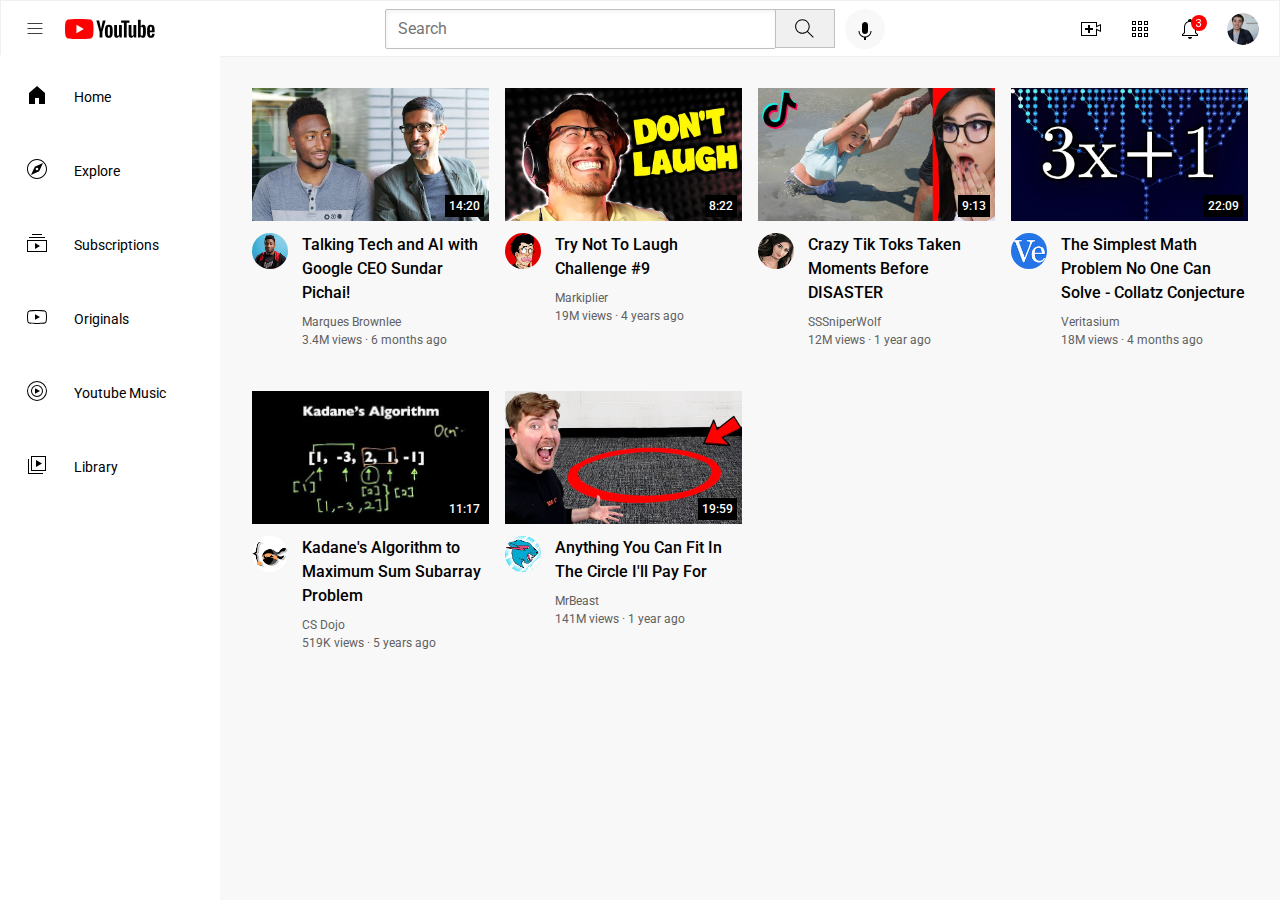
<file: index.html>
<!DOCTYPE html>
<html>
  <head>
    <title>Youtube Clone</title>
    <link rel="preconnect" href="https://fonts.googleapis.com">
    <link rel="preconnect" href="https://fonts.gstatic.com" crossorigin>
    <link href="https://fonts.googleapis.com/css2?family=Roboto:wght@400;500;700&display=swap" rel="stylesheet">
  </head>
  <link rel="stylesheet" href="video.css">
  <link rel="stylesheet" href="general.css">
  <link rel="stylesheet" href="header.css">
  <link rel="stylesheet" href="sidebar.css">
  <body>
    <header class="header">
      <div class="left-section">
        <img class="hamburger-menu" src="icons/hamburger-menu.svg">
        <img class="youtube-logo" src="icons/youtube-logo.svg">
      </div>

      <div class="middle-section">
        <input class="search-bar" type="text" placeholder="Search">
        <button class="search-button">
          <img src="icons/search.svg" class="search-icon">
          <div class="tooltip">Search</div>

        </button>
        <button class="voice-search-button">
          <img class="voice-search-icon" src="icons/voice-search-icon.svg">
          <div class="tooltip">Search with your voice</div>
        </button>
      </div>
      <div class="right-section">
        <div class="upload-icon-container">
          <img class="upload-icon" src="icons/upload.svg">
          <div class="tooltip">Create</div>
        </div>
        
        <div class="youtube-apps-container">
          <img class="apps-icon" src="icons/youtube-apps.svg">
          <div class="tooltip">Youtube Apps</div>
        </div>
        
        <div class="notifications-icon-container">
          <img class="notifications-icon" src="icons/notifications.svg">
          <div class="notifications-count">3</div>
          <div class="tooltip">Notifications</div>
        </div>
        <img class="current-user-picture" src="profiles/my-channel.jpeg">

      </div>
    </header>

    <nav class="sidebar">
      <div class="sidebar-link">
        <img src="icons/home.svg">
        <div>Home</div>
      </div>
      <div class="sidebar-link">
        <img src="icons/explore.svg">
        <div>Explore</div>
      </div>
      <div class="sidebar-link">
        <img src="icons/subscriptions.svg">
        <div>Subscriptions</div>
      </div>
      <div class="sidebar-link">
        <img src="icons/originals.svg">
        <div>Originals</div>
      </div>
      <div class="sidebar-link">
        <img src="icons/youtube-music.svg">
        <div>Youtube Music</div>
      </div>
      <div class="sidebar-link">
        <img src="icons/library.svg">
        <div>Library</div>
      </div>
    </nav>

    <main>
      <section class="video-grid">
        <div class="video-preview">
          <div class="thumbnail-row">
            <a href="https://www.youtube.com/watch?v=n2RNcPRtAiY" target="_blank">
              <img class="thumbnail" src="thumbnails/thumbnail-1 (1).webp">
            </a>
            
            <div class="video-time"> 14:20</div>
          </div>
          <div class="video-info-grid">
            <div class="channel-picture">
              <img src="profiles/channel-1.jpeg" class="profile-picture">
            </div>
            <div class="video-info">
              <a href="https://www.youtube.com/watch?v=n2RNcPRtAiY" target="_blank"></a>
              <p class="video-title">
                Talking Tech and AI with Google CEO Sundar Pichai!
                </p>
          
                <p class="author">
                  Marques Brownlee
                </p>
          
                <p class="stats">
                  3.4M views &#xb7; 6 months ago
                </p>
            </div>
          </div>
        </div>
          <div class="video-preview">
            <div class="thumbnail-row">
              <a href="https://www.youtube.com/watch?v=mP0RAo9SKZk" target="_blank">
                <img class="thumbnail" src="thumbnails/thumbnail-2.webp">
              </a>
              <div class="video-time">8:22</div>
            </div>
            <div class="video-info-grid">
              <div class="channel-picture">
                <img src="profiles/channel-2.jpeg" class="profile-picture">
              </div>
              <div class="video-info">
                <p class="video-title">Try Not To Laugh Challenge #9</p>
                <p class="author">
                  Markiplier
                </p>
          
                <p class="stats">
                  19M views &#xb7; 4 years ago
                </p>
                  
              </div>
            </div>
          </div> 
    
    
          <div class="video-preview">
            <div class="thumbnail-row">
              <img class="thumbnail" src="thumbnails/thumbnail-3.webp">
              <div class="video-time">9:13</div>
            </div>
            <div class="video-info-grid">
              <div class="channel-picture">
                <img src="profiles/channel-3.jpeg" class="profile-picture">
              </div>
              <div class="video-info">
                <p class="video-title">
                  Crazy Tik Toks Taken Moments Before DISASTER
                  </p>
            
                  <p class="author">
                    SSSniperWolf
                  </p>
            
                  <p class="stats">
                    12M views &#xb7; 1 year ago
                  </p>
              </div>
            </div>
          </div>
            <div class="video-preview">
              <div class="thumbnail-row">
                <a href="https://www.youtube.com/watch?v=FgjPQQeTh1w" target="_blank">
                  <img class="thumbnail" src="thumbnails/thumbnail-4.webp">
                </a>
                <div class="video-time">22:09</div>
              </div>
              <div class="video-info-grid">
                <div class="channel-picture">
                  <img src="profiles/channel-4.jpeg" class="profile-picture">
                </div>
                <div class="video-info">
                  <p class="video-title">
                    The Simplest Math Problem No One Can Solve - Collatz Conjecture
                    </p>
              
                    <p class="author">
                      Veritasium
                    </p>
              
                    <p class="stats">
                      18M views &#xb7; 4 months ago
                    </p>
                </div>
              </div>
            </div> 
  
            <!-- Put position absolute inside position relative -->
    
            <div class="video-preview">
              <div class="thumbnail-row">
                <img class="thumbnail" src="thumbnails/thumbnail-5.webp">
                <div class="video-time">11:17</div>
              </div>
              <div class="video-info-grid">
                <div class="channel-picture">
                  <img src="profiles/channel-5.jpeg" class="profile-picture">
                </div>
                <div class="video-info">
                  <p class="video-title">
                    Kadane's Algorithm to Maximum Sum Subarray Problem
                    </p>
              
                    <p class="author">
                      CS Dojo
                    </p>
              
                    <p class="stats">
                      519K views &#xb7; 5 years ago
                    </p>
                </div>
              </div>
            </div>
              <div class="video-preview">
                <div class="thumbnail-row">
                  <img class="thumbnail" src="thumbnails/thumbnail-6.webp">
                  <div class="video-time">19:59</div>
                </div>
                <div class="video-info-grid">
                  <div class="channel-picture">
                    <img src="profiles/channel-6.jpeg" class="profile-picture">
                  </div>
                  <div class="video-info">
                    <p class="video-title">
                      Anything You Can Fit In The Circle I&#39;ll Pay For
                      </p>
                
                      <p class="author">
                        MrBeast
                      </p>
                
                      <p class="stats">
                        141M views &#xb7; 1 year ago
                      </p>
                  </div>
                </div>
              </div> 
            </section>

    </main>

    </body>
</html>
</file>
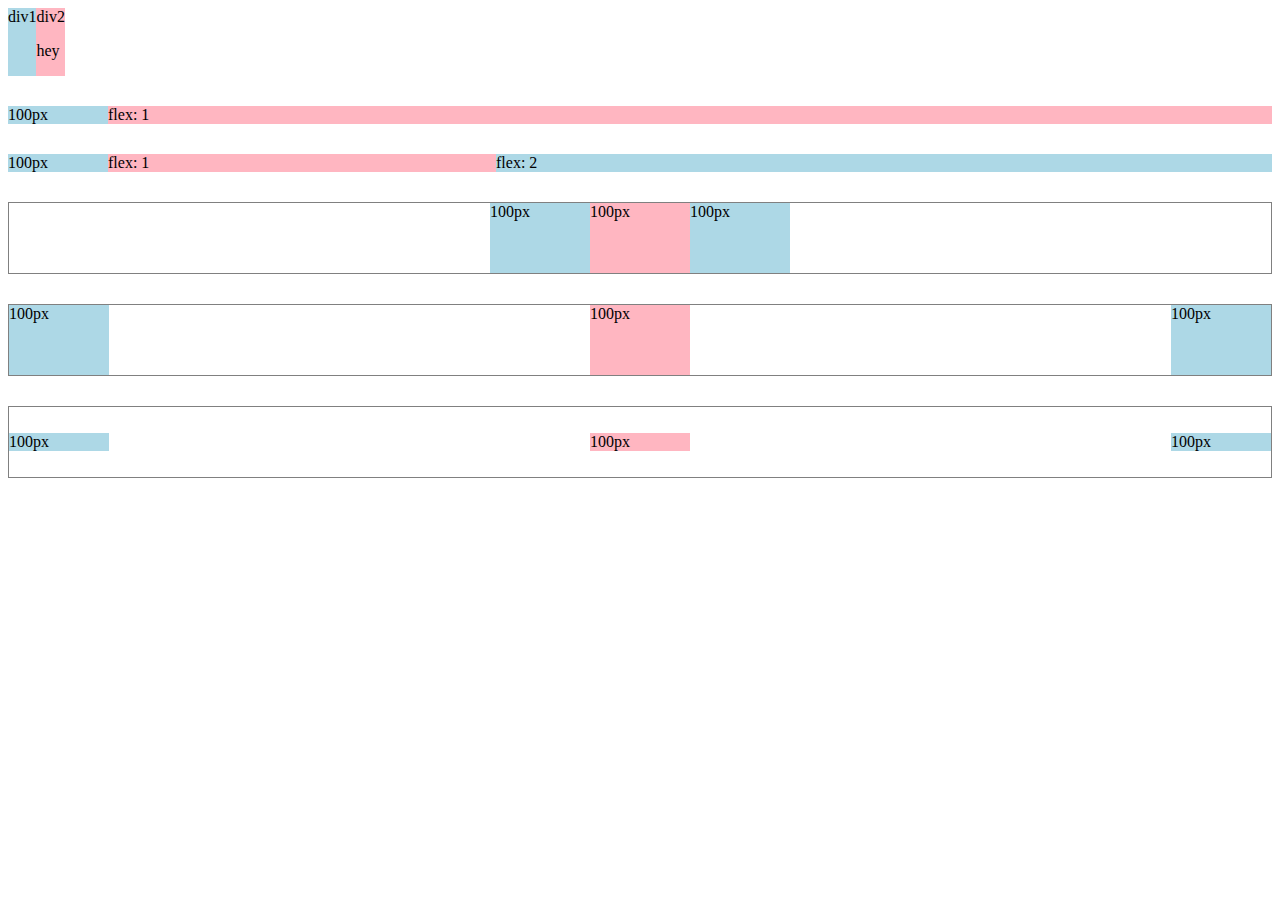
<file: flexbox.html>
<!DOCTYPE html>
<html>
  <head>
    <title>Flexbox Practice</title>
  </head>
  <body>
    <div style="
      display: flex;
      flex-direction: row;
      ">
      <div style="background-color: lightblue;">div1</div>
      <div style="background-color: lightpink;">div2<p>hey</p></div>
    </div>

    <div style="
      margin-top: 30px;
      display: flex;
      flex-direction: row;
      ">
      <div style="background-color: lightblue; width: 100px;">100px</div>
      <div style="
        background-color: lightpink;
        flex: 1;
      ">flex: 1</div>
    </div>

    <div style="
      margin-top: 30px;
      display: flex;
      flex-direction: row;
      ">
      <div style="background-color: lightblue; width: 100px;">100px</div>
      <div style="
        background-color: lightpink;
        flex: 1;
      ">flex: 1</div>
      <div style="background-color: lightblue; flex: 2;">flex: 2</div>
    </div>

    <div style="
      margin-top: 30px;
      height: 70px;
      border-width: 1px;
      border-style: solid;
      border-color: gray;

      display: flex;
      flex-direction: row;
      justify-content: center;

      ">
      <div style="background-color: lightblue; width: 100px;">100px</div>
      <div style="
        background-color: lightpink;width: 100px;
      ">100px</div>
      <div style="background-color: lightblue; width: 100px;">100px
      </div>
    </div>
    
    <div style="
      margin-top: 30px;
      height: 70px;
      border-width: 1px;
      border-style: solid;
      border-color: gray;

      display: flex;
      flex-direction: row;
      justify-content: space-between;

      ">
      <div style="background-color: lightblue; width: 100px;">100px</div>
      <div style="
        background-color: lightpink;width: 100px;
      ">100px</div>
      <div style="background-color: lightblue; width: 100px;">100px
      </div>
    </div>

    <div style="
      margin-top: 30px;
      height: 70px;
      border-width: 1px;
      border-style: solid;
      border-color: gray;

      display: flex;
      flex-direction: row;
      justify-content: space-between;
      align-items: center;

      ">
      <div style="background-color: lightblue; width: 100px;">100px</div>
      <div style="
        background-color: lightpink;width: 100px;
      ">100px</div>
      <div style="background-color: lightblue; width: 100px;">100px
      </div>
    </div>
  </body>
</html>
</file>
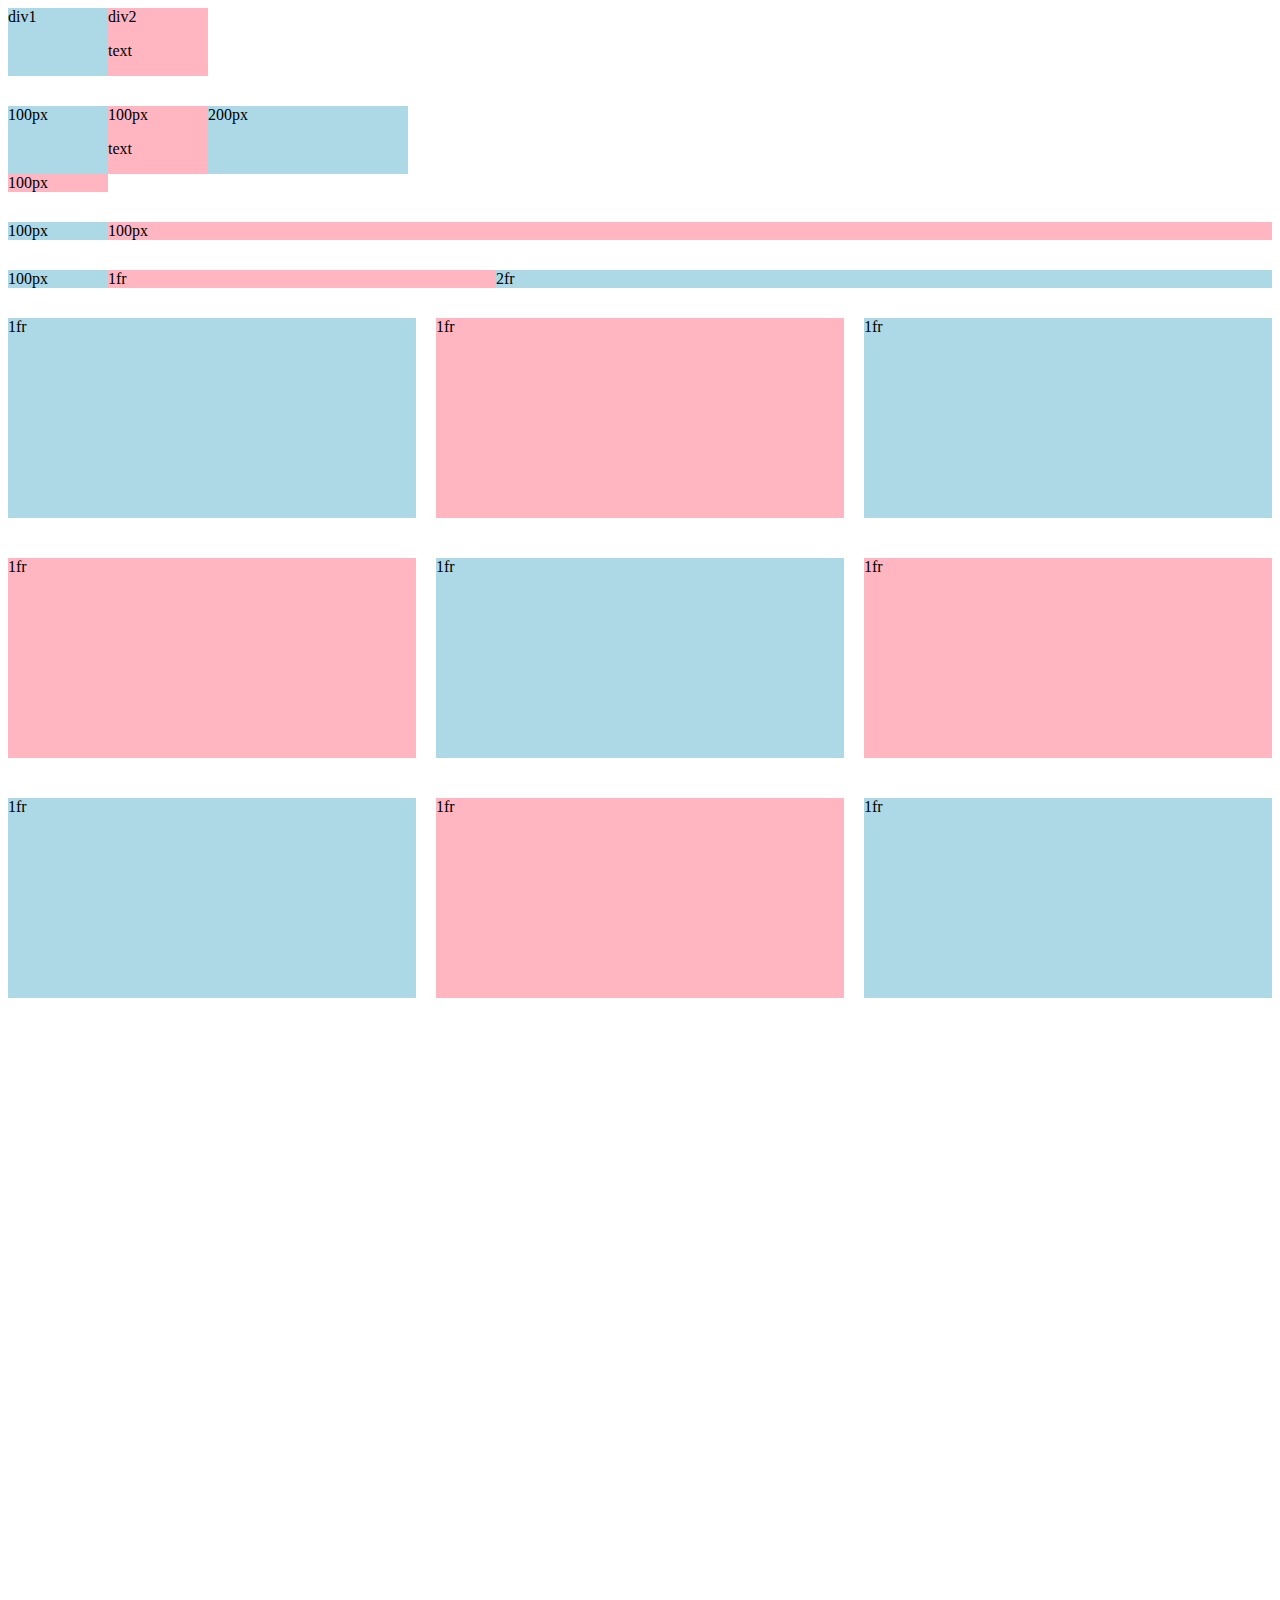
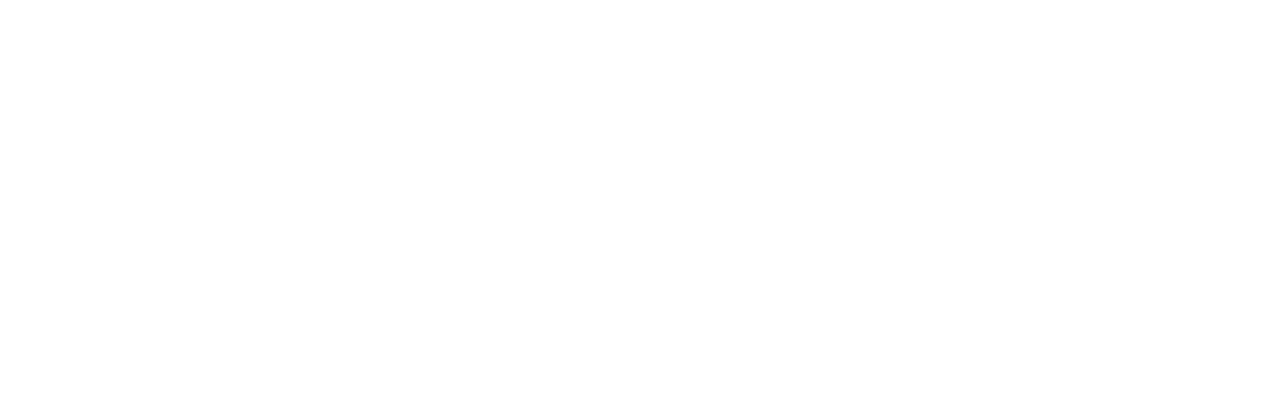
<file: grid.html>
<!DOCTYPE html>
<html>
  <head>
    <title>Grid Practice</title>
  </head>
  <body style="padding-bottom: 1000px;">
    <div style="
      display: grid;
      grid-template-columns: 100px 100px;
      ">
      <div style="background-color:lightblue;">div1</div>
      <div style="background-color:lightpink;">div2<p>text</p></div>
    </div>

    <div style="
      margin-top: 30px;
      display: grid;
      grid-template-columns: 100px 100px 200px;
      ">
      <div style="background-color:lightblue;">100px</div>
      <div style="background-color:lightpink;">100px<p>text</p></div>
      <div style="background-color:lightblue;">200px</div>
      <div style="background-color:lightpink;">100px</div>
    </div>

    <div style="
      margin-top: 30px;
      display: grid;
      grid-template-columns: 100px 1fr;
      ">
      <div style="background-color:lightblue;">100px</div>
      <div style="background-color:lightpink;">100px</div>
    </div>

    <div style="
      margin-top: 30px;
      display: grid;
      grid-template-columns: 100px 1fr 2fr;
      ">
      <div style="background-color:lightblue;">100px</div>
      <div style="background-color:lightpink;">1fr</div>
      <div style="background-color:lightblue;">2fr</div>
    </div>
    <div style="
      margin-top: 30px;
      display: grid;
      grid-template-columns: 1fr 1fr 1fr;
      column-gap: 20px;
      row-gap: 40px;
      ">
      <div style="background-color:lightblue; height: 200px;">1fr</div>
      <div style="background-color:lightpink; height: 200px;">1fr</div>
      <div style="background-color:lightblue; height: 200px;">1fr</div>
      <div style="background-color:lightpink; height: 200px;">1fr</div>
      <div style="background-color:lightblue; height: 200px;">1fr</div>
      <div style="background-color:lightpink; height: 200px;">1fr</div>
      <div style="background-color:lightblue; height: 200px;">1fr</div>
      <div style="background-color:lightpink; height: 200px;">1fr</div>
      <div style="background-color:lightblue; height: 200px;">1fr</div>
    </div>
  </body>
</html>
</file>
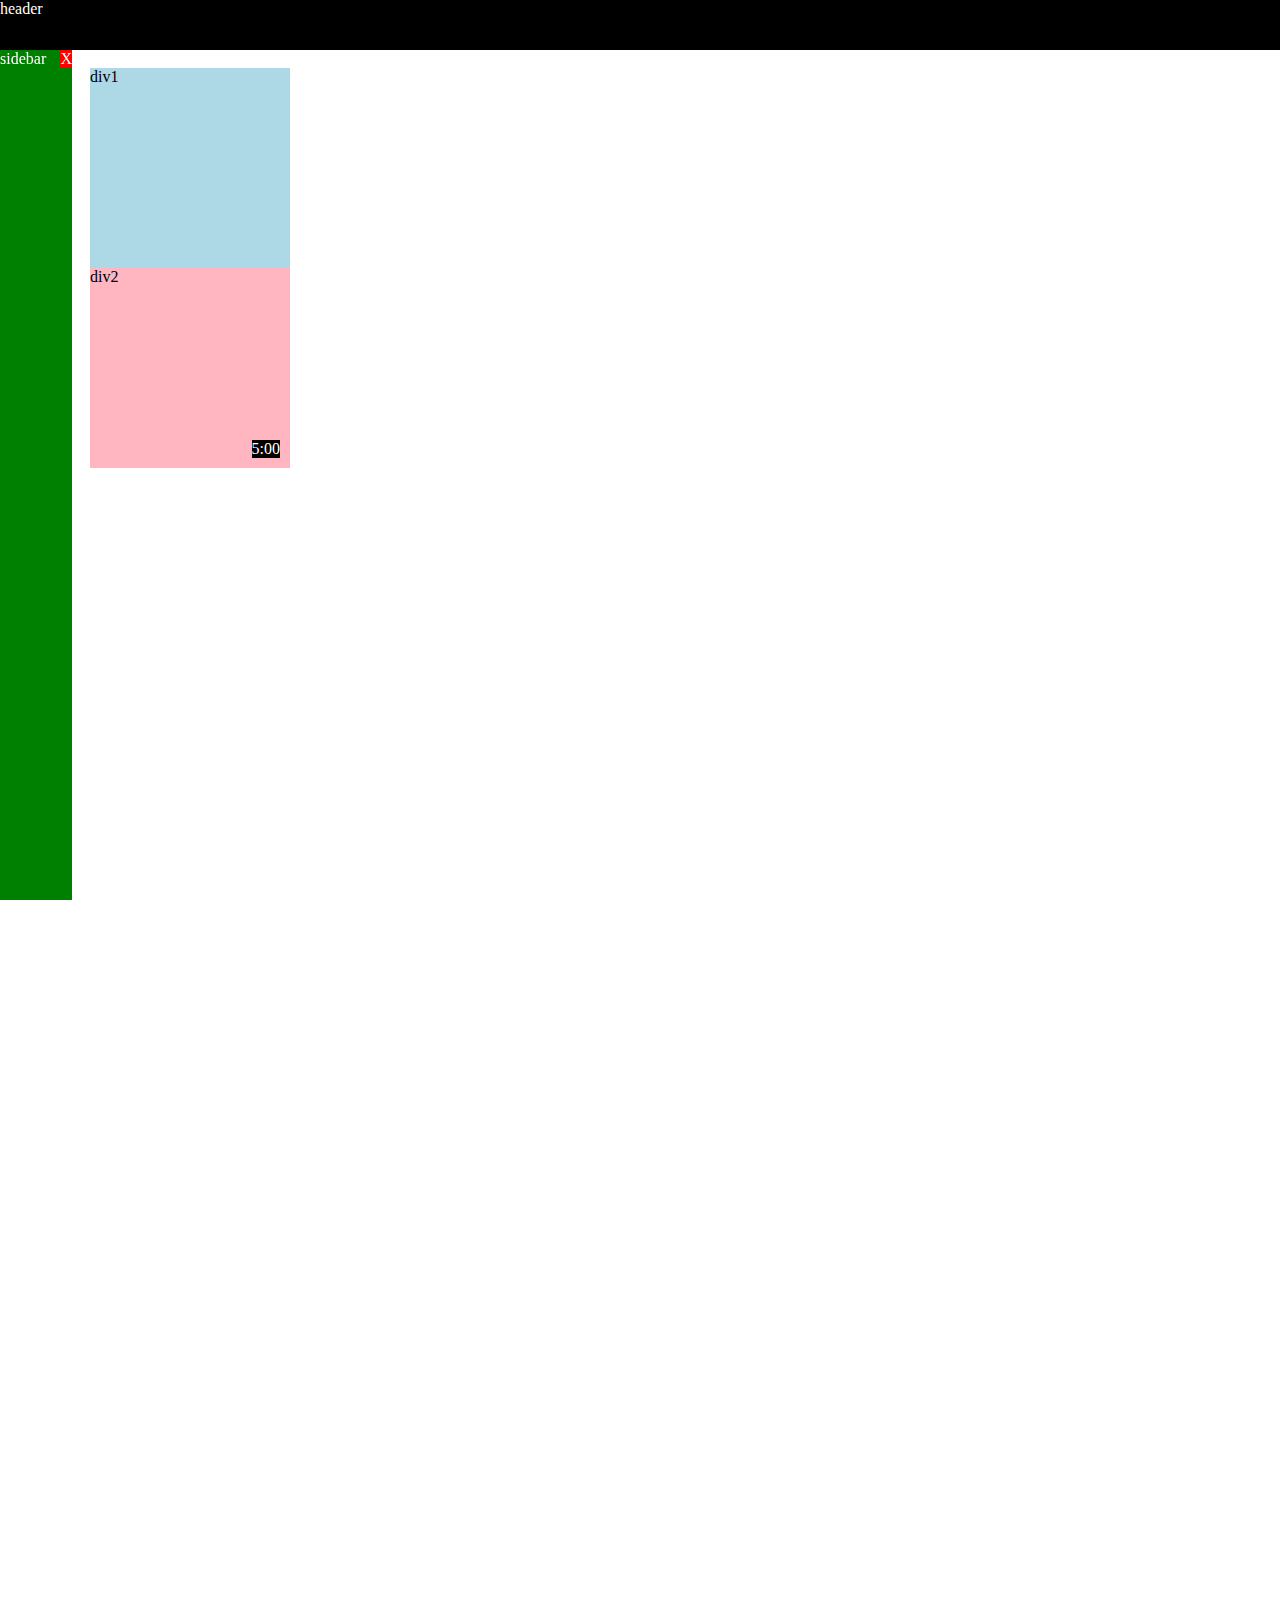
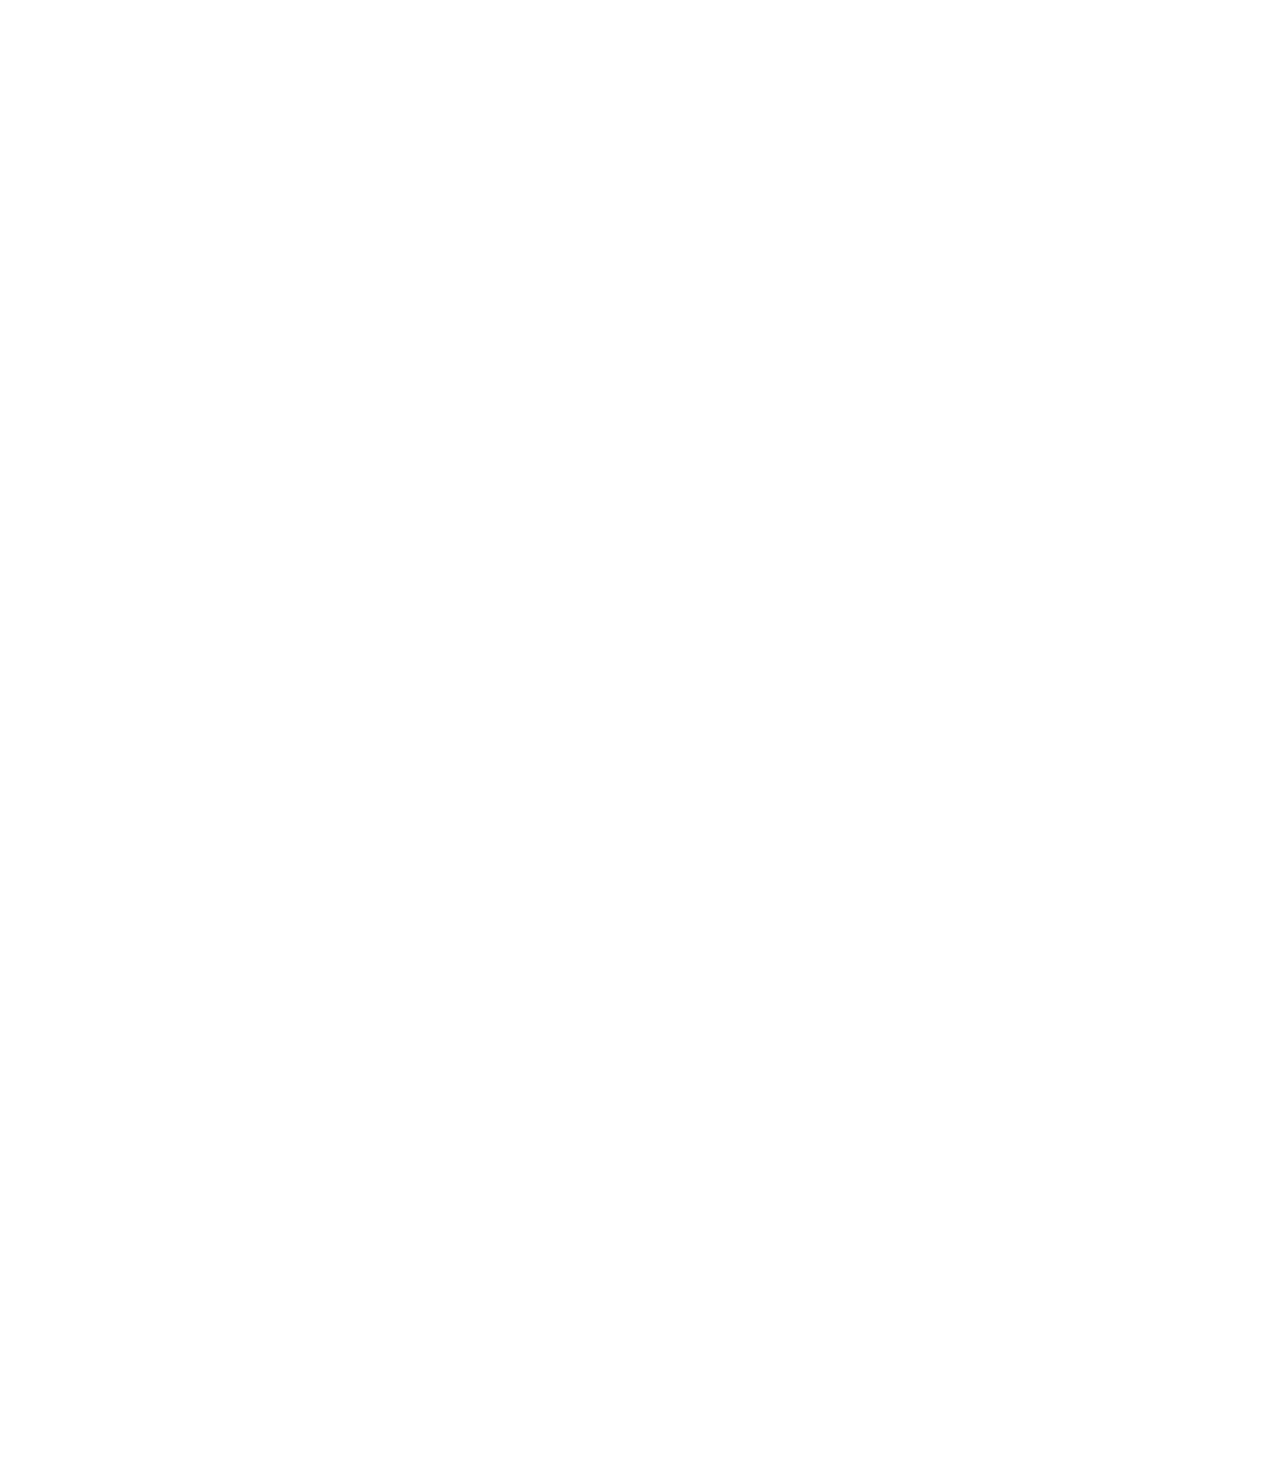
<file: position.html>
<!DOCTYPE html>
<html>
  <head>
    <title>Practice</title>
  </head>
  <body style="
    height: 3000px;
    padding-top: 60px;
    padding-left: 82px;
  ">
    <div style="
      background-color: black;
      color: white;
      position: fixed;
      top: 0;
      left: 0;
      right: 0;
      height: 50px;
      z-index: 100;
      ">header</div>
    <div style="
      background-color: lightblue;
      height: 200px;
      width: 200px;
      position: static;
      "
    >div1</div>
    <div style="
    background-color: lightpink;
    height: 200px;
    width: 200px;
    margin-bottom: 100px;
    position: relative;
    "

    >div2
    <div style="
      position: absolute;
      background-color: black;
      color: white;
      right: 10px;
      bottom: 10px;
      ">
        5:00

      </div>
  
  
  </div>

    <div style="
    background-color: green;
    color: white;
    position: fixed;
    top: 50px;
    bottom: 0;
    left: 0;
    width: 72px;
    ">
      sidebar

      <div style="
      position: absolute;
      background-color: red;
      color: white;
      top: 0;
      right: 0;
    ">
      X

    </div>

    </div>
    
    
  </body>
</html>
</file>
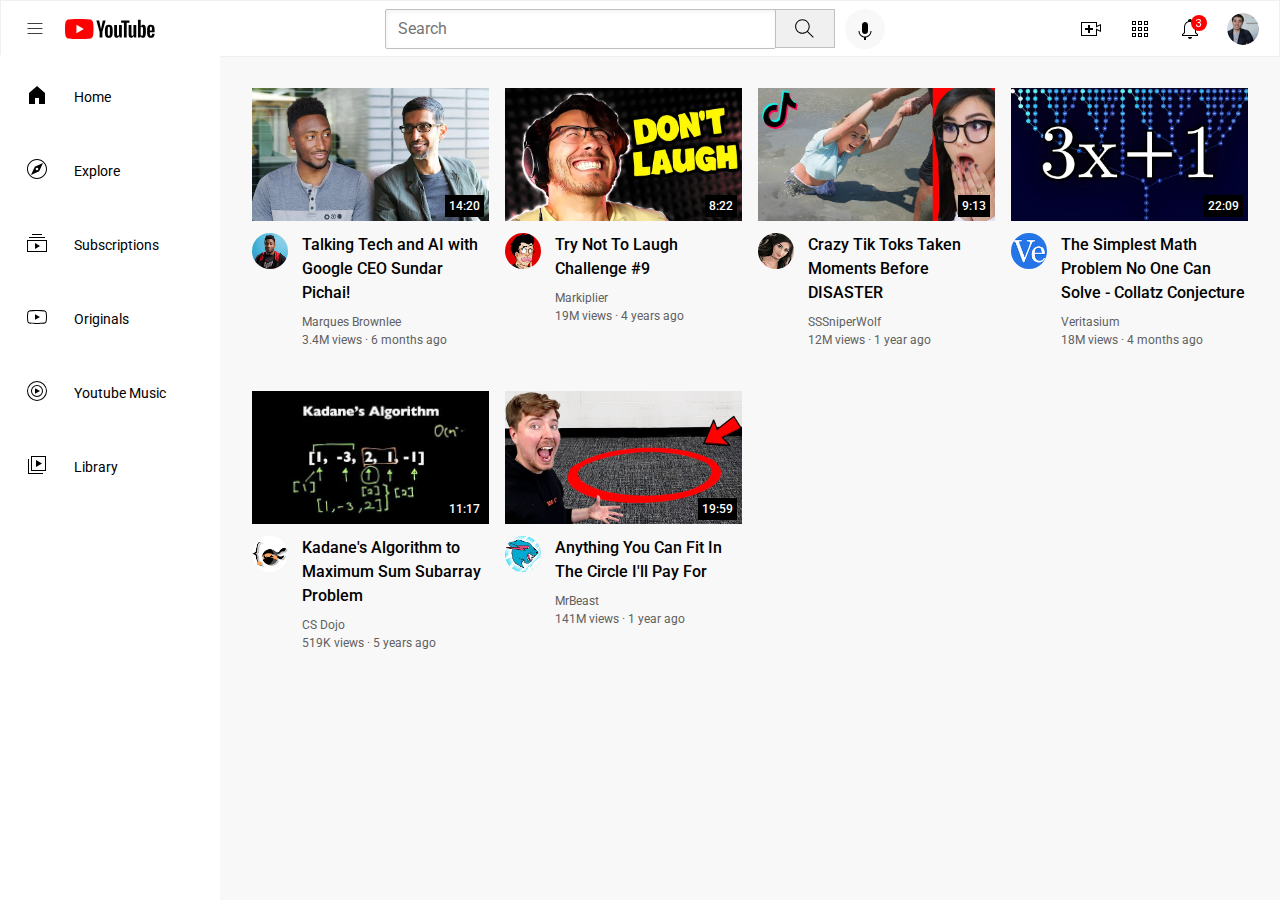
<file: youtube.html>
<!DOCTYPE html>
<html>
  <head>
    <title>Youtube Clone</title>
    <link rel="preconnect" href="https://fonts.googleapis.com">
    <link rel="preconnect" href="https://fonts.gstatic.com" crossorigin>
    <link href="https://fonts.googleapis.com/css2?family=Roboto:wght@400;500;700&display=swap" rel="stylesheet">
  </head>
  <link rel="stylesheet" href="video.css">
  <link rel="stylesheet" href="general.css">
  <link rel="stylesheet" href="header.css">
  <link rel="stylesheet" href="sidebar.css">
  <body>
    <header class="header">
      <div class="left-section">
        <img class="hamburger-menu" src="icons/hamburger-menu.svg">
        <img class="youtube-logo" src="icons/youtube-logo.svg">
      </div>

      <div class="middle-section">
        <input class="search-bar" type="text" placeholder="Search">
        <button class="search-button">
          <img src="icons/search.svg" class="search-icon">
          <div class="tooltip">Search</div>

        </button>
        <button class="voice-search-button">
          <img class="voice-search-icon" src="icons/voice-search-icon.svg">
          <div class="tooltip">Search with your voice</div>
        </button>
      </div>
      <div class="right-section">
        <div class="upload-icon-container">
          <img class="upload-icon" src="icons/upload.svg">
          <div class="tooltip">Create</div>
        </div>
        
        <div class="youtube-apps-container">
          <img class="apps-icon" src="icons/youtube-apps.svg">
          <div class="tooltip">Youtube Apps</div>
        </div>
        
        <div class="notifications-icon-container">
          <img class="notifications-icon" src="icons/notifications.svg">
          <div class="notifications-count">3</div>
          <div class="tooltip">Notifications</div>
        </div>
        <img class="current-user-picture" src="profiles/my-channel.jpeg">

      </div>
    </header>

    <nav class="sidebar">
      <div class="sidebar-link">
        <img src="icons/home.svg">
        <div>Home</div>
      </div>
      <div class="sidebar-link">
        <img src="icons/explore.svg">
        <div>Explore</div>
      </div>
      <div class="sidebar-link">
        <img src="icons/subscriptions.svg">
        <div>Subscriptions</div>
      </div>
      <div class="sidebar-link">
        <img src="icons/originals.svg">
        <div>Originals</div>
      </div>
      <div class="sidebar-link">
        <img src="icons/youtube-music.svg">
        <div>Youtube Music</div>
      </div>
      <div class="sidebar-link">
        <img src="icons/library.svg">
        <div>Library</div>
      </div>
    </nav>

    <main>
      <section class="video-grid">
        <div class="video-preview">
          <div class="thumbnail-row">
            <a href="https://www.youtube.com/watch?v=n2RNcPRtAiY" target="_blank">
              <img class="thumbnail" src="thumbnails/thumbnail-1 (1).webp">
            </a>
            
            <div class="video-time"> 14:20</div>
          </div>
          <div class="video-info-grid">
            <div class="channel-picture">
              <img src="profiles/channel-1.jpeg" class="profile-picture">
            </div>
            <div class="video-info">
              <a href="https://www.youtube.com/watch?v=n2RNcPRtAiY" target="_blank"></a>
              <p class="video-title">
                Talking Tech and AI with Google CEO Sundar Pichai!
                </p>
          
                <p class="author">
                  Marques Brownlee
                </p>
          
                <p class="stats">
                  3.4M views &#xb7; 6 months ago
                </p>
            </div>
          </div>
        </div>
          <div class="video-preview">
            <div class="thumbnail-row">
              <a href="https://www.youtube.com/watch?v=mP0RAo9SKZk" target="_blank">
                <img class="thumbnail" src="thumbnails/thumbnail-2.webp">
              </a>
              <div class="video-time">8:22</div>
            </div>
            <div class="video-info-grid">
              <div class="channel-picture">
                <img src="profiles/channel-2.jpeg" class="profile-picture">
              </div>
              <div class="video-info">
                <p class="video-title">Try Not To Laugh Challenge #9</p>
                <p class="author">
                  Markiplier
                </p>
          
                <p class="stats">
                  19M views &#xb7; 4 years ago
                </p>
                  
              </div>
            </div>
          </div> 
    
    
          <div class="video-preview">
            <div class="thumbnail-row">
              <img class="thumbnail" src="thumbnails/thumbnail-3.webp">
              <div class="video-time">9:13</div>
            </div>
            <div class="video-info-grid">
              <div class="channel-picture">
                <img src="profiles/channel-3.jpeg" class="profile-picture">
              </div>
              <div class="video-info">
                <p class="video-title">
                  Crazy Tik Toks Taken Moments Before DISASTER
                  </p>
            
                  <p class="author">
                    SSSniperWolf
                  </p>
            
                  <p class="stats">
                    12M views &#xb7; 1 year ago
                  </p>
              </div>
            </div>
          </div>
            <div class="video-preview">
              <div class="thumbnail-row">
                <a href="https://www.youtube.com/watch?v=FgjPQQeTh1w" target="_blank">
                  <img class="thumbnail" src="thumbnails/thumbnail-4.webp">
                </a>
                <div class="video-time">22:09</div>
              </div>
              <div class="video-info-grid">
                <div class="channel-picture">
                  <img src="profiles/channel-4.jpeg" class="profile-picture">
                </div>
                <div class="video-info">
                  <p class="video-title">
                    The Simplest Math Problem No One Can Solve - Collatz Conjecture
                    </p>
              
                    <p class="author">
                      Veritasium
                    </p>
              
                    <p class="stats">
                      18M views &#xb7; 4 months ago
                    </p>
                </div>
              </div>
            </div> 
  
            <!-- Put position absolute inside position relative -->
    
            <div class="video-preview">
              <div class="thumbnail-row">
                <img class="thumbnail" src="thumbnails/thumbnail-5.webp">
                <div class="video-time">11:17</div>
              </div>
              <div class="video-info-grid">
                <div class="channel-picture">
                  <img src="profiles/channel-5.jpeg" class="profile-picture">
                </div>
                <div class="video-info">
                  <p class="video-title">
                    Kadane's Algorithm to Maximum Sum Subarray Problem
                    </p>
              
                    <p class="author">
                      CS Dojo
                    </p>
              
                    <p class="stats">
                      519K views &#xb7; 5 years ago
                    </p>
                </div>
              </div>
            </div>
              <div class="video-preview">
                <div class="thumbnail-row">
                  <img class="thumbnail" src="thumbnails/thumbnail-6.webp">
                  <div class="video-time">19:59</div>
                </div>
                <div class="video-info-grid">
                  <div class="channel-picture">
                    <img src="profiles/channel-6.jpeg" class="profile-picture">
                  </div>
                  <div class="video-info">
                    <p class="video-title">
                      Anything You Can Fit In The Circle I&#39;ll Pay For
                      </p>
                
                      <p class="author">
                        MrBeast
                      </p>
                
                      <p class="stats">
                        141M views &#xb7; 1 year ago
                      </p>
                  </div>
                </div>
              </div> 
            </section>

    </main>

    </body>
</html>
</file>
<file: video.css>
.thumbnail {
  width: 100%;
}

.video-title {
  margin-top: 0px;
  font-weight: 500;
  line-height: 20px;
  font-size: 14px;
  margin-bottom: 10px;
}

.video-info-grid {
  display: grid;
  grid-template-columns: 50px 1fr;
}

.channel-picture {
  vertical-align: top;
}

.profile-picture {
  width: 36px;
  border-radius: 50px;
}

.author, .stats {
  margin-bottom: 4px;
  font-size: 12px;
  color: rgb(96, 96, 96);
}

.video-grid {
  display: grid;
  grid-template-columns: 1fr 1fr 1fr;
  column-gap: 16px;
  row-gap: 40px;
}

@media (max-width: 750px) {
  .video-grid {
    grid-template-columns: 1fr 1fr;
    font-size: 14px;
  }
}

@media (min-width: 751px) and (max-width: 999px) {
  .video-grid {
    grid-template-columns: 1fr 1fr 1fr;
    font-size: 14px;
  }
}

@media (min-width: 1000px) {
  .video-grid {
    grid-template-columns: 1fr 1fr 1fr 1fr;
  }
  .video-title {
    font-size: 16px;
    line-height: 24px;
  }
}

.thumbnail-row {
  margin-bottom: 8px;
  position: relative;
}

.video-time {
  background-color: black;
  color: white;
  position: absolute;
  bottom: 8px;
  right: 5px;
  font-size: 12px;
  font-weight: 500;
  padding: 4px;
}
</file>
<file: general.css>
p {
  margin-top: 0;
  margin-bottom: 0;
}

body {
  padding-top: 80px;
  padding-left: 96px;
  padding-right: 24px;
  background-color: rgb(248, 248, 248);
  font-family: Roboto, Arial;
}

@media (min-width: 1200.1px) {
  body {
    margin-left: 156px;
  }
}
</file>
<file: header.css>
.header {
  height: 55px;
  display: flex;
  flex-direction: row;
  justify-content: space-between;
  position: fixed;
  top: 0; 
  left: 0;
  right: 0;
  background-color: white;
  border: 1px solid rgb(240, 240, 240);
  z-index: 100;
}

.middle-section {
  flex: 1;
  margin-left: 70px;
  margin-right: 35px;
  max-width: 500px;
  display: flex;
  align-items: center;
}

.right-section {
  width: 180px;
  display: flex;
  align-items: center;
  justify-content: space-between;
  margin-right: 20px;
  flex-shrink: 0;
}

.upload-icon {
  height: 24px;
}

.notifications-icon {
  height: 24px;
}

.notifications-icon-container {
  position: relative;
}

.notifications-count {
  position: absolute;
  top: -2px;
  right: -5px;
  background-color: red;
  color: white;
  font-family: Robot, Arial;
  font-size: 11px;
  padding: 2px 5px 2px 5px;
  border-radius: 10px;
}

.apps-icon {
  height: 24px;
}

.current-user-picture {
  height: 32px;
  border-radius: 16px;
  object-fit: cover;
}

.hamburger-menu {
  height: 20px;
  margin-left: 24px;
  margin-right: 20px;
}

.youtube-logo {
  height: 20px;
}

.left-section {
  display: flex;
  align-items: center;
}

.search-bar {
  flex: 1;
  height: 36px;
  border-radius: 2px;
  padding-left: 12px;
  font-size: 16px;
  border: 1px solid rgb(192, 192, 192);
  width: 0;
  box-shadow: inset 1px 2px 5px rgb(0, 0, 0, 0.05);
}


.search-bar::placeholder {
  font-family: Roboto, Arial;
  font-size: 16px;
}

.search-button {
  height: 39px;
  width: 60px;
  border-width: 1px;
  border-style: solid;
  border-color: rgb(192, 192, 192);
  background-color: rgb(240, 240, 240);
  margin-left: -1px;
  margin-right: 10px;
  position: relative;
}

.search-button .tooltip, 
.voice-search-button .tooltip,
.upload-icon-container .tooltip,
.youtube-apps-container .tooltip,
.notifications-icon-container .tooltip {
  position: absolute;
  background-color: gray;
  color: white;
  padding-top: 4px;
  padding-bottom: 4px;
  padding-left: 8px;
  padding-right: 8px;
  border-radius: 2px;
  font-size: 12px;
  bottom: -30px;
  opacity: 0;
  transition: opacity 0.15s;
  pointer-events: none;
  white-space: nowrap;
  font-family: Roboto, Arial;
}

.search-button:hover .tooltip , 
.voice-search-button:hover .tooltip, 
.upload-icon-container:hover .tooltip,
.youtube-apps-container:hover .tooltip,
.notifications-icon-container:hover .tooltip {
  opacity: 1;
}

.search-button, 
.voice-search-button, 
.upload-icon-container,
.youtube-apps-container,
.notifications-icon-container {
  position: relative;
  display: flex;
  justify-content: center;
  align-items: center;
}


.voice-search-button {
  height: 40px;
  width: 40px;
  border: none;
  border-radius: 20px;
  background-color: rgb(248, 248, 248);
}

.voice-search-icon {
  height: 24px;
  margin-top: 4px;
}

.search-icon {
  height: 25px;
}
</file>
<file: sidebar.css>
@media (max-width: 1200px) {
  .sidebar {
    position: fixed;
    bottom: 0;
    left: 0;
    top: 55px;
    width: 72px;
    background-color: white;
    z-index: 200;
    padding-top: 5px;
  }
  
  .sidebar-link {
    height: 74px;
    display: flex;
    flex-direction: column;
    justify-content: center;
    align-items: center;
    cursor: pointer;
  }
  
  .sidebar-link:hover {
    background-color: rgb(220, 220, 220);
  }
  
  .sidebar-link img {
    height: 24px;
    margin-bottom: 4px;
  }
  
  .sidebar-link div {
    font-family: Roboto, Arial;
    font-size: 10px;
  }
}

@media (min-width: 1200.1px) {
  .sidebar {
    position: fixed;
    bottom: 0;
    left: 0;
    top: 55px;
    width: 220px;
    background-color: white;
    z-index: 200;
    padding-top: 5px;
  }
  
  .sidebar-link {
    height: 74px;
    display: flex;
    flex-direction: row;
    justify-content: start;
    align-items: center;
    cursor: pointer;
  }
  
  .sidebar-link:hover {
    background-color: rgb(220, 220, 220);
  }
  
  .sidebar-link img {
    height: 24px;
    margin-bottom: 4px;
    padding-left: 25px;
  }
  
  .sidebar-link div {
    font-family: Roboto, Arial;
    font-size: 14px;
    padding-left: 25px;
  }
}
</file>
